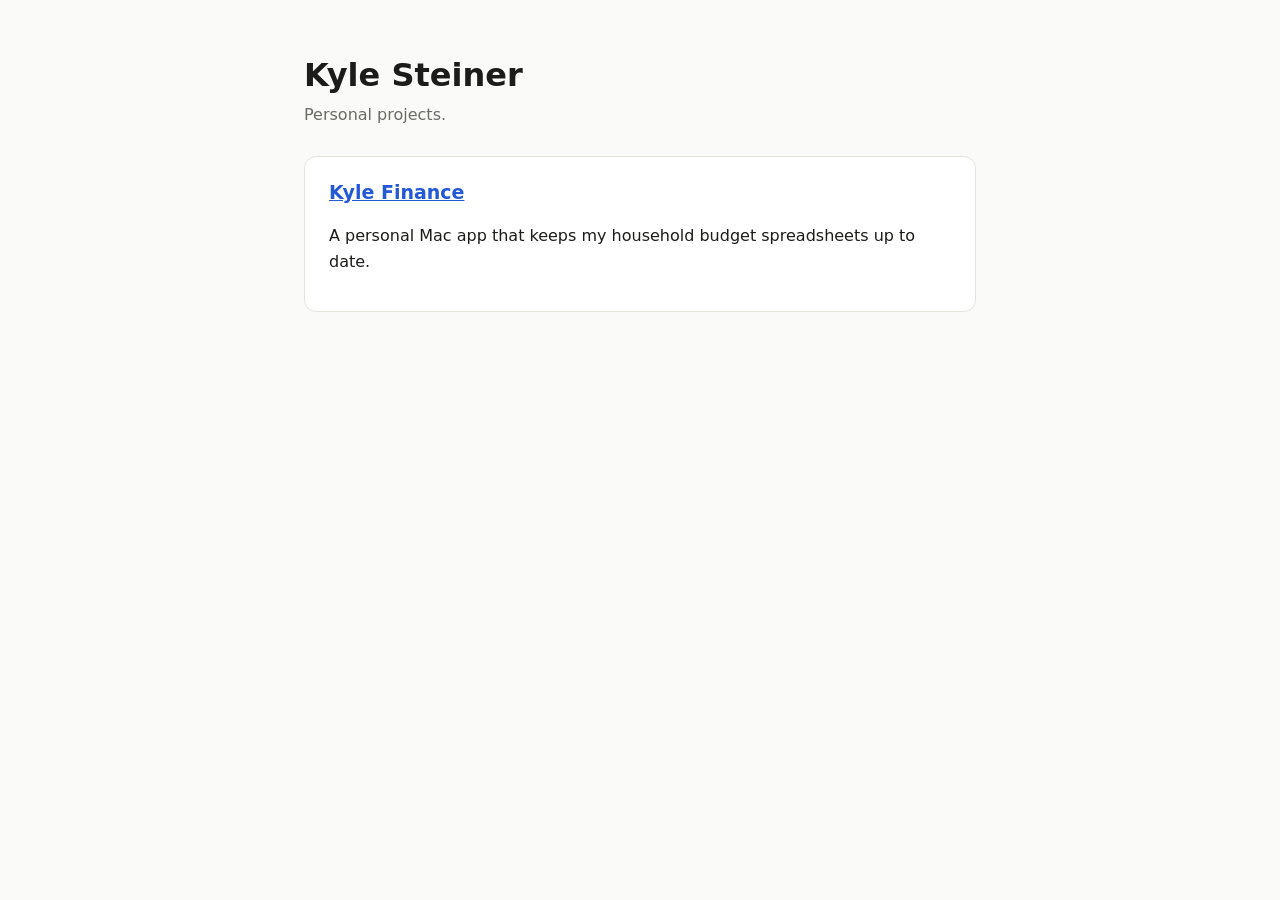
<file: index.html>
<!doctype html>
<html lang="en">
<head>
<meta charset="utf-8">
<meta name="viewport" content="width=device-width, initial-scale=1">
<title>Kyle Steiner</title>
<meta name="google-site-verification" content="1yc1ICBtDs_UcoqZe2EOLe4XioqUMAErttm8RF_i5BU">
<link rel="stylesheet" href="/style.css">
</head>
<body>
<main>
  <h1>Kyle Steiner</h1>
  <p class="sub">Personal projects.</p>
  <div class="card">
    <h2 style="margin-top:0"><a href="/kyle-finance/">Kyle Finance</a></h2>
    <p>A personal Mac app that keeps my household budget spreadsheets up to date.</p>
  </div>
</main>
</body>
</html>
</file>
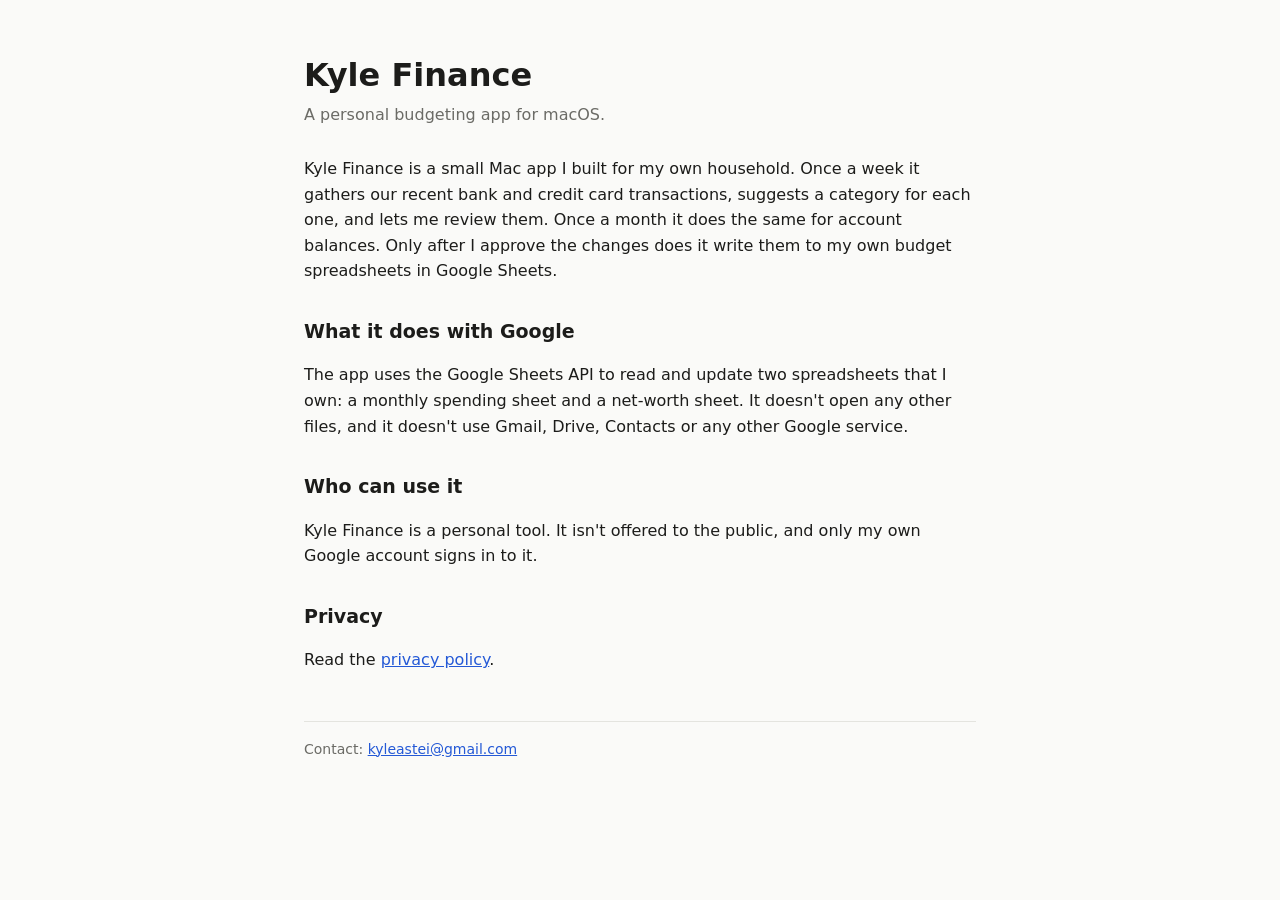
<file: kyle-finance/index.html>
<!doctype html>
<html lang="en">
<head>
<meta charset="utf-8">
<meta name="viewport" content="width=device-width, initial-scale=1">
<title>Kyle Finance</title>
<meta name="description" content="Kyle Finance is a personal Mac app that updates the owner's own budget spreadsheets in Google Sheets.">
<link rel="stylesheet" href="/style.css">
</head>
<body>
<main>
  <h1>Kyle Finance</h1>
  <p class="sub">A personal budgeting app for macOS.</p>

  <p>Kyle Finance is a small Mac app I built for my own household. Once a week it gathers our recent
  bank and credit card transactions, suggests a category for each one, and lets me review them. Once a
  month it does the same for account balances. Only after I approve the changes does it write them
  to my own budget spreadsheets in Google Sheets.</p>

  <h2>What it does with Google</h2>
  <p>The app uses the Google Sheets API to read and update two spreadsheets that I own: a monthly
  spending sheet and a net-worth sheet. It doesn't open any other files, and it doesn't use Gmail,
  Drive, Contacts or any other Google service.</p>

  <h2>Who can use it</h2>
  <p>Kyle Finance is a personal tool. It isn't offered to the public, and only my own Google account
  signs in to it.</p>

  <h2>Privacy</h2>
  <p>Read the <a href="/kyle-finance/privacy.html">privacy policy</a>.</p>

  <footer>Contact: <a href="mailto:kyleastei@gmail.com">kyleastei@gmail.com</a></footer>
</main>
</body>
</html>
</file>
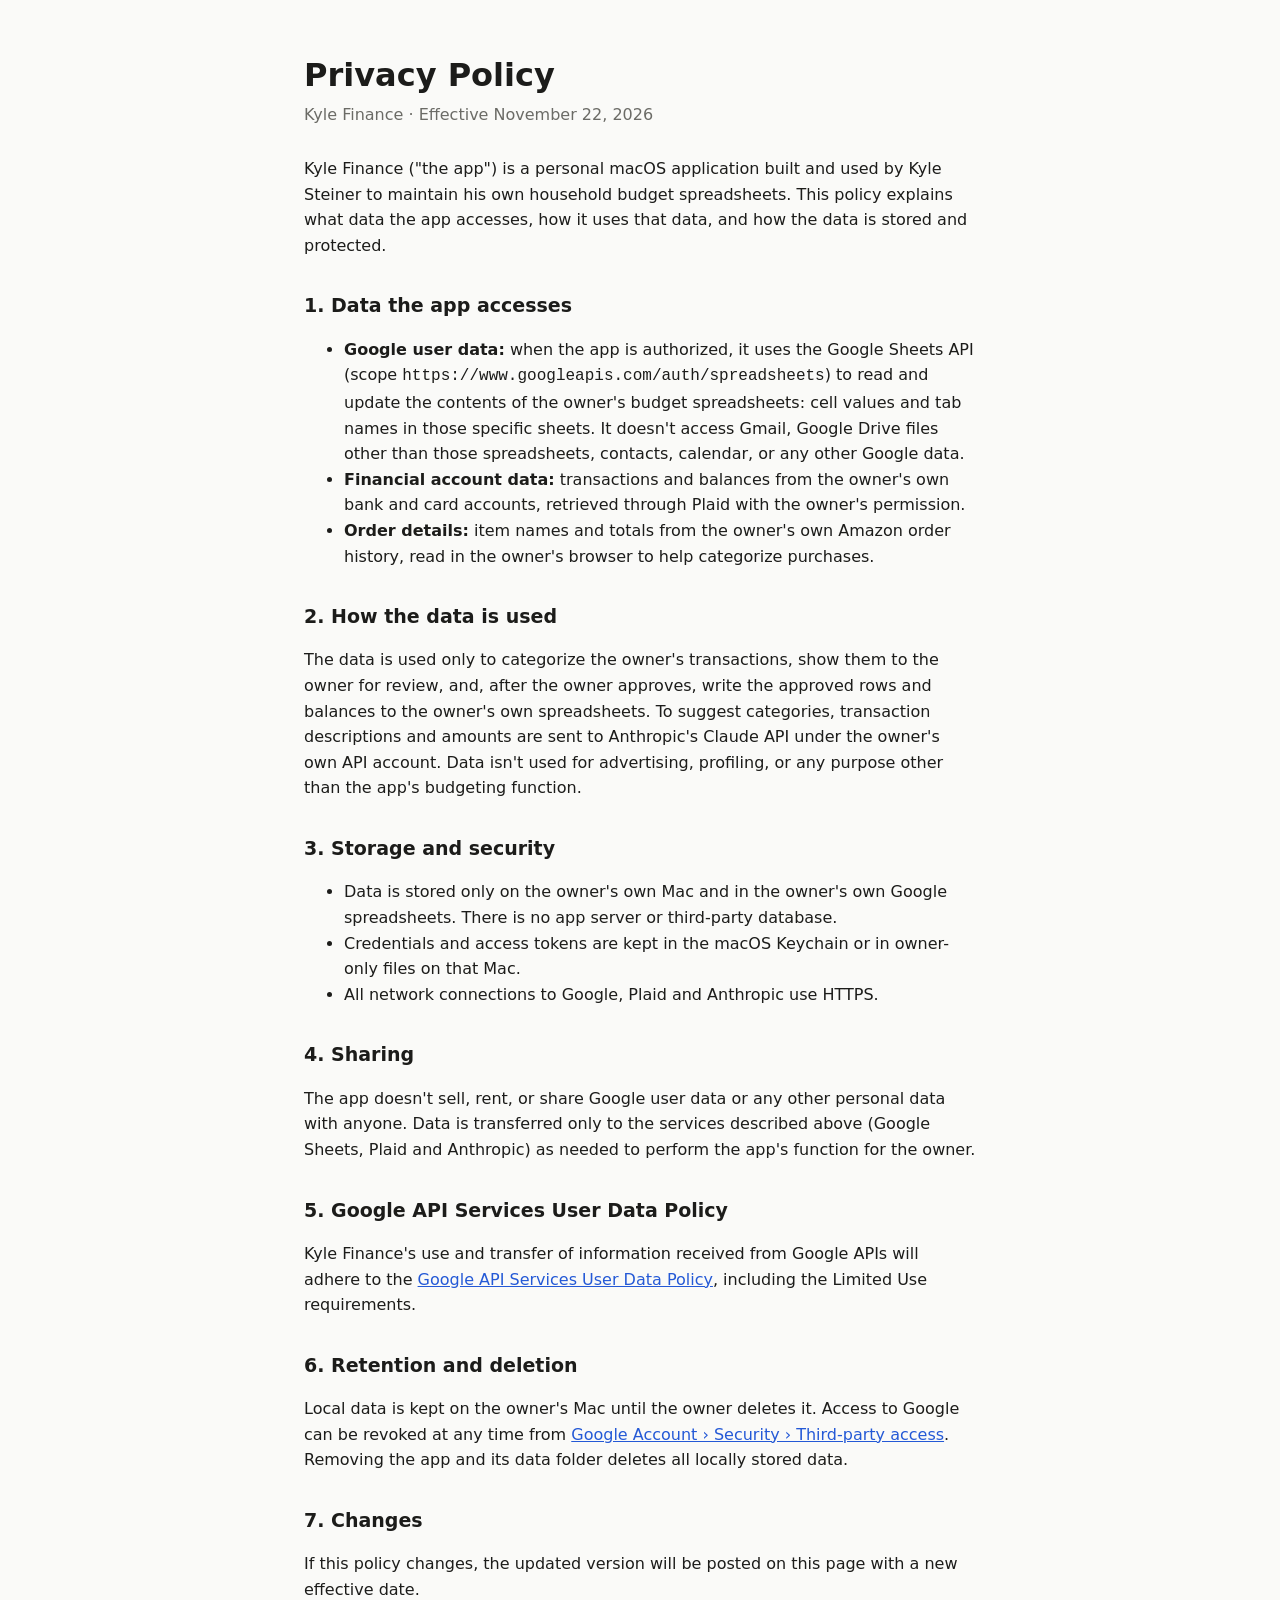
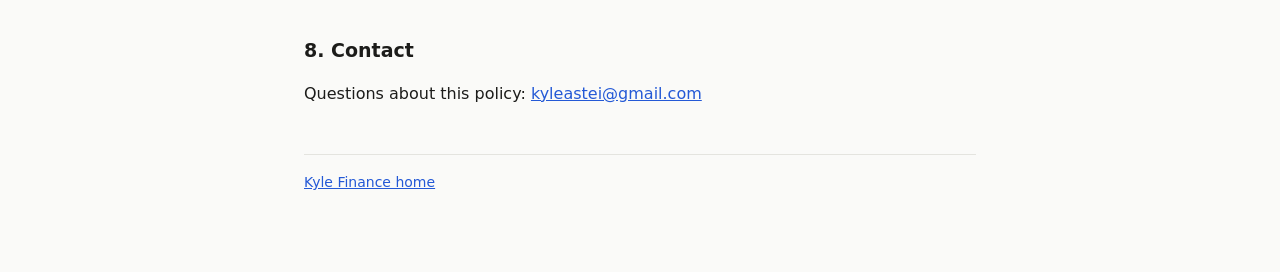
<file: kyle-finance/privacy.html>
<!doctype html>
<html lang="en">
<head>
<meta charset="utf-8">
<meta name="viewport" content="width=device-width, initial-scale=1">
<title>Kyle Finance – Privacy Policy</title>
<link rel="stylesheet" href="/style.css">
</head>
<body>
<main>
  <h1>Privacy Policy</h1>
  <p class="sub">Kyle Finance · Effective November 22, 2026</p>

  <p>Kyle Finance ("the app") is a personal macOS application built and used by Kyle Steiner to
  maintain his own household budget spreadsheets. This policy explains what data the app accesses,
  how it uses that data, and how the data is stored and protected.</p>

  <h2>1. Data the app accesses</h2>
  <ul>
    <li><b>Google user data:</b> when the app is authorized, it uses the Google Sheets API
      (scope <code>https://www.googleapis.com/auth/spreadsheets</code>) to read and update the contents
      of the owner's budget spreadsheets: cell values and tab names in those specific sheets. It doesn't
      access Gmail, Google Drive files other than those spreadsheets, contacts, calendar, or any other
      Google data.</li>
    <li><b>Financial account data:</b> transactions and balances from the owner's own bank and card
      accounts, retrieved through Plaid with the owner's permission.</li>
    <li><b>Order details:</b> item names and totals from the owner's own Amazon order history, read
      in the owner's browser to help categorize purchases.</li>
  </ul>

  <h2>2. How the data is used</h2>
  <p>The data is used only to categorize the owner's transactions, show them to the owner for review,
  and, after the owner approves, write the approved rows and balances to the owner's own spreadsheets.
  To suggest categories, transaction descriptions and amounts are sent to Anthropic's Claude API under
  the owner's own API account. Data isn't used for advertising, profiling, or any purpose other than
  the app's budgeting function.</p>

  <h2>3. Storage and security</h2>
  <ul>
    <li>Data is stored only on the owner's own Mac and in the owner's own Google spreadsheets.
      There is no app server or third-party database.</li>
    <li>Credentials and access tokens are kept in the macOS Keychain or in owner-only files on that Mac.</li>
    <li>All network connections to Google, Plaid and Anthropic use HTTPS.</li>
  </ul>

  <h2>4. Sharing</h2>
  <p>The app doesn't sell, rent, or share Google user data or any other personal data with anyone.
  Data is transferred only to the services described above (Google Sheets, Plaid and Anthropic) as
  needed to perform the app's function for the owner.</p>

  <h2>5. Google API Services User Data Policy</h2>
  <p>Kyle Finance's use and transfer of information received from Google APIs will adhere to the
  <a href="https://developers.google.com/terms/api-services-user-data-policy">Google API Services User
  Data Policy</a>, including the Limited Use requirements.</p>

  <h2>6. Retention and deletion</h2>
  <p>Local data is kept on the owner's Mac until the owner deletes it. Access to Google can be revoked
  at any time from <a href="https://myaccount.google.com/permissions">Google Account › Security ›
  Third-party access</a>. Removing the app and its data folder deletes all locally stored data.</p>

  <h2>7. Changes</h2>
  <p>If this policy changes, the updated version will be posted on this page with a new effective date.</p>

  <h2>8. Contact</h2>
  <p>Questions about this policy: <a href="mailto:kyleastei@gmail.com">kyleastei@gmail.com</a></p>

  <footer><a href="/kyle-finance/">Kyle Finance home</a></footer>
</main>
</body>
</html>
</file>
<file: style.css>
:root{--ink:#1C1C1A;--muted:#6B6B66;--line:#E4E4DF;--blue:#2459D6}
*{box-sizing:border-box}
body{margin:0;font-family:-apple-system,BlinkMacSystemFont,"Segoe UI",Inter,system-ui,sans-serif;color:var(--ink);background:#FAFAF8;line-height:1.6}
main{max-width:720px;margin:0 auto;padding:56px 24px 80px}
h1{font-size:32px;line-height:1.2;margin:0 0 8px}
h2{font-size:19px;margin:32px 0 8px}
p,li{font-size:16px}
.sub{color:var(--muted);margin:0 0 28px}
a{color:var(--blue)}
.card{background:#fff;border:1px solid var(--line);border-radius:12px;padding:20px 24px;margin:20px 0}
footer{margin-top:48px;padding-top:16px;border-top:1px solid var(--line);color:var(--muted);font-size:14px}
</file>
